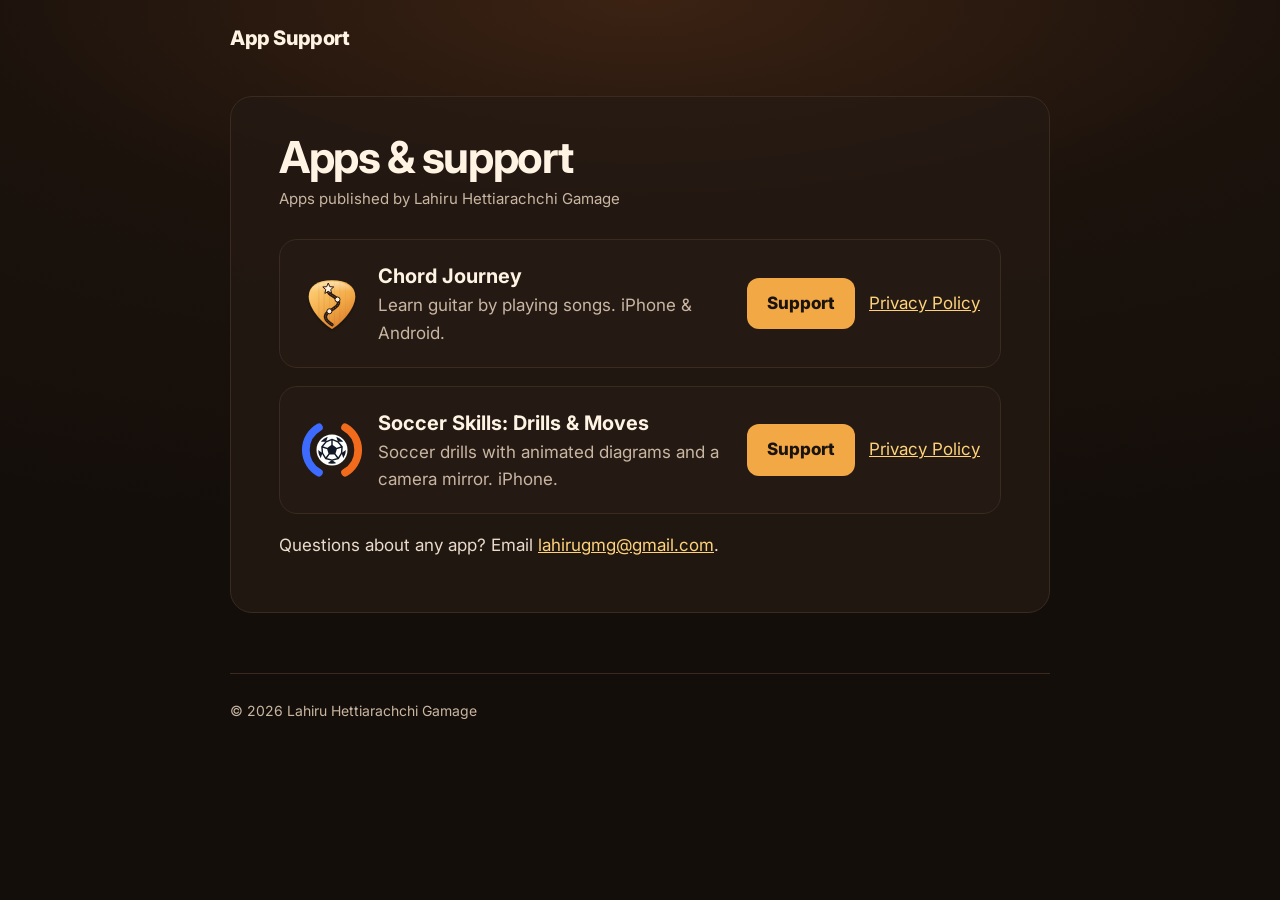
<file: index.html>
<!doctype html>
<html lang="en">
<head>
<meta charset="utf-8">
<meta name="viewport" content="width=device-width, initial-scale=1">
<title>App Support · Lahiru Hettiarachchi Gamage</title>
<meta name="description" content="Support and privacy information for apps published by Lahiru Hettiarachchi Gamage.">
<meta name="theme-color" content="#140e0a">
<link rel="icon" type="image/png" sizes="32x32" href="assets/favicon-32.png">
<link rel="preconnect" href="https://fonts.googleapis.com"><link rel="preconnect" href="https://fonts.gstatic.com" crossorigin>
<link href="https://fonts.googleapis.com/css2?family=Inter:wght@400;500;600;700;800&display=swap" rel="stylesheet">
<link rel="stylesheet" href="assets/site.css">
</head>
<body>
<div class="wrap">
<header class="nav"><span class="brand">App Support</span></header>
<article class="doc">
  <h1>Apps &amp; support</h1>
  <div class="meta">Apps published by Lahiru Hettiarachchi Gamage</div>
  <div class="contact">
    <img src="assets/pick.svg" alt="" width="64" height="64">
    <div style="flex:1;min-width:200px"><b style="font-size:20px">Chord Journey</b><br><span style="color:var(--muted)">Learn guitar by playing songs. iPhone &amp; Android.</span></div>
    <a class="btn" href="chord-journey/support/">Support</a>
    <a href="chord-journey/privacy/">Privacy Policy</a>
  </div>
  <div class="contact">
    <img src="assets/soccer-skills-mark.svg" alt="" width="64" height="64">
    <div style="flex:1;min-width:200px"><b style="font-size:20px">Soccer Skills: Drills &amp; Moves</b><br><span style="color:var(--muted)">Soccer drills with animated diagrams and a camera mirror. iPhone.</span></div>
    <a class="btn" href="soccer-skills/support/">Support</a>
    <a href="soccer-skills/privacy/">Privacy Policy</a>
  </div>
  <p>Questions about any app? Email <a href="mailto:lahirugmg@gmail.com">lahirugmg@gmail.com</a>.</p>
</article>
<footer><span>© 2026 Lahiru Hettiarachchi Gamage</span></footer>
</div>
</body>
</html>
</file>
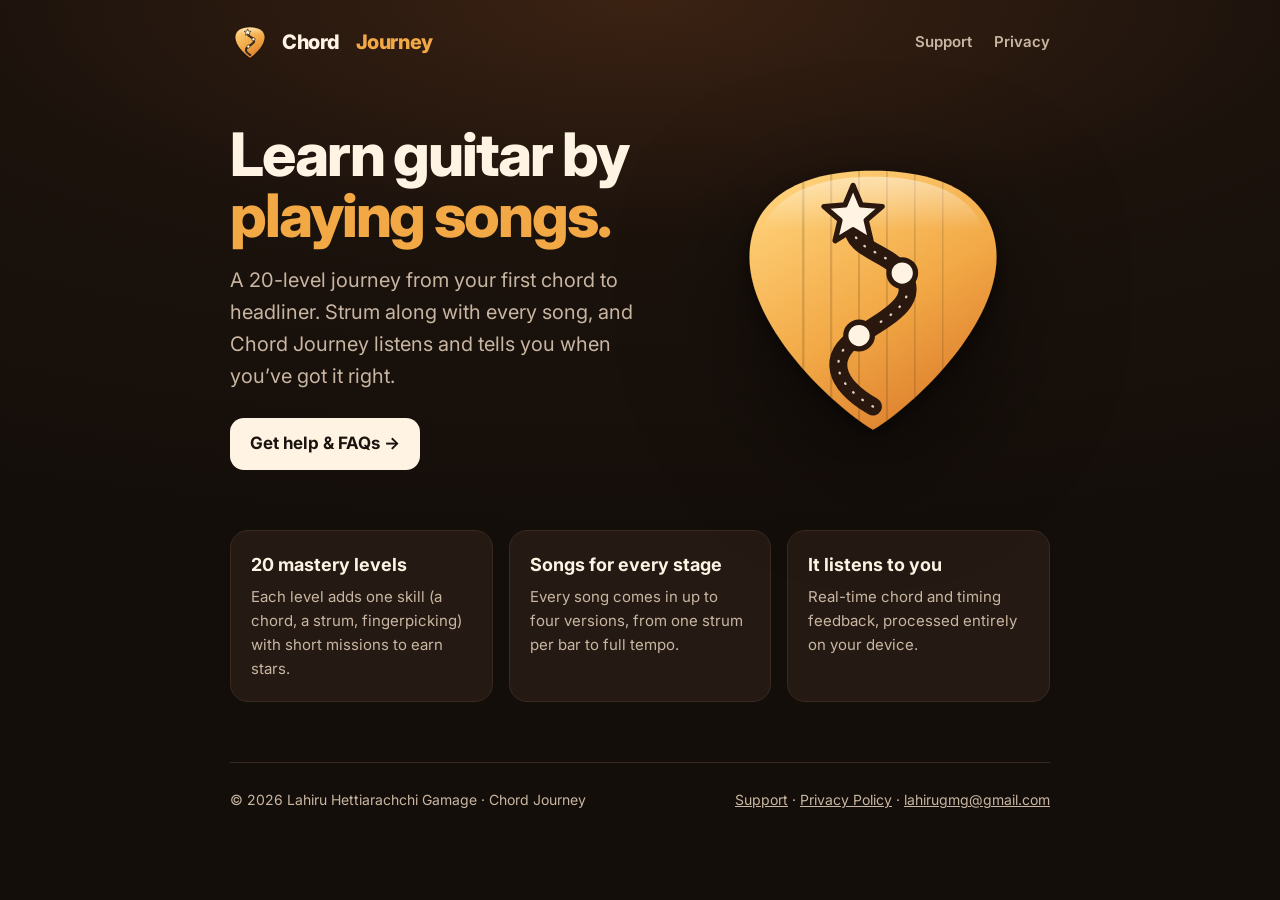
<file: chord-journey/index.html>
<!doctype html>
<html lang="en">
<head>
<meta charset="utf-8">
<meta name="viewport" content="width=device-width, initial-scale=1">
<title>Chord Journey: learn guitar by playing songs</title>
<meta name="description" content="Chord Journey teaches guitar through songs: 20 levels, play-along chord charts and on-device listening that tells you when you got it right.">
<meta name="theme-color" content="#140e0a">
<link rel="icon" type="image/png" sizes="32x32" href="../assets/favicon-32.png">
<link rel="preconnect" href="https://fonts.googleapis.com"><link rel="preconnect" href="https://fonts.gstatic.com" crossorigin>
<link href="https://fonts.googleapis.com/css2?family=Inter:wght@400;500;600;700;800&display=swap" rel="stylesheet">
<link rel="stylesheet" href="../assets/site.css">
</head>
<body>
<div class="wrap"><header class="nav">
  <a class="brand" href="../chord-journey/"><img src="../assets/pick.svg" alt="">Chord&nbsp;<span>Journey</span></a>
  <nav class="links"><a href="../chord-journey/support/">Support</a><a href="../chord-journey/privacy/">Privacy</a></nav>
</header>
<section class="hero">
  <div>
    <h1>Learn guitar by <span>playing songs.</span></h1>
    <p class="lede">A 20-level journey from your first chord to headliner. Strum along with every song, and Chord Journey listens and tells you when you’ve got it right.</p>
    <a class="badge" href="../chord-journey/support/">Get help &amp; FAQs →</a>
  </div>
  <div class="phones"><img class="hero-pick" src="../assets/pick.svg" alt="Chord Journey logo: a guitar pick with a winding road to a star"></div>
</section>
<section class="features">
  <div class="feature"><b>20 mastery levels</b><p>Each level adds one skill (a chord, a strum, fingerpicking) with short missions to earn stars.</p></div>
  <div class="feature"><b>Songs for every stage</b><p>Every song comes in up to four versions, from one strum per bar to full tempo.</p></div>
  <div class="feature"><b>It listens to you</b><p>Real-time chord and timing feedback, processed entirely on your device.</p></div>
</section>
<footer>
  <span>© 2026 Lahiru Hettiarachchi Gamage · Chord Journey</span>
  <span><a href="../chord-journey/support/">Support</a> · <a href="../chord-journey/privacy/">Privacy Policy</a> · <a href="mailto:lahirugmg@gmail.com">lahirugmg@gmail.com</a></span>
</footer>
</div>
</body>
</html>
</file>
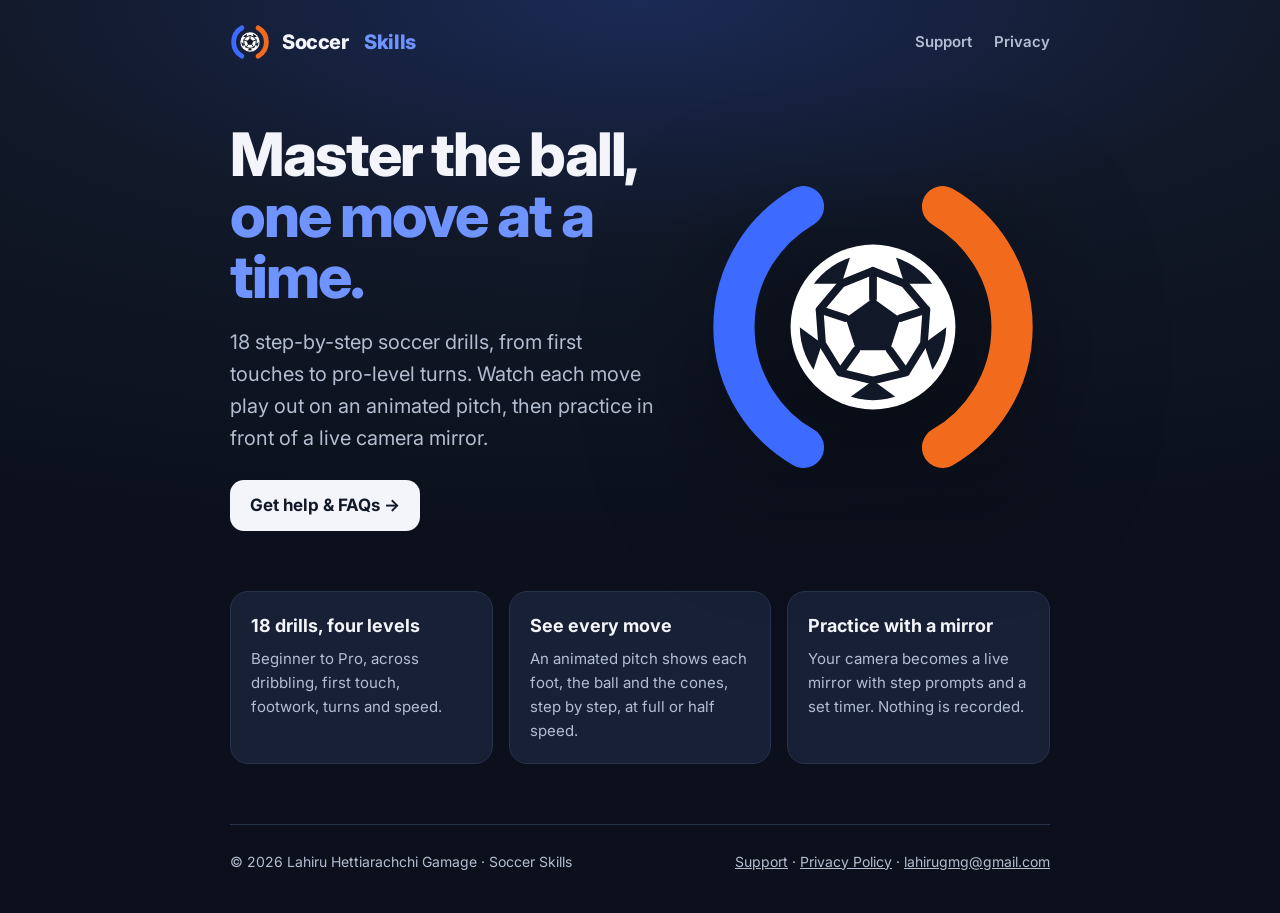
<file: soccer-skills/index.html>
<!doctype html>
<html lang="en">
<head>
<meta charset="utf-8">
<meta name="viewport" content="width=device-width, initial-scale=1">
<title>Soccer Skills: Drills &amp; Moves</title>
<meta name="description" content="Soccer Skills teaches ball mastery: 18 step-by-step drills with animated pitch diagrams and a live camera mirror for practice.">
<meta name="theme-color" content="#0b101c">
<link rel="icon" type="image/svg+xml" href="../assets/soccer-skills-mark.svg">
<link rel="preconnect" href="https://fonts.googleapis.com"><link rel="preconnect" href="https://fonts.gstatic.com" crossorigin>
<link href="https://fonts.googleapis.com/css2?family=Inter:wght@400;500;600;700;800&display=swap" rel="stylesheet">
<link rel="stylesheet" href="../assets/site.css">
<link rel="stylesheet" href="../assets/soccer-skills.css">
</head>
<body class="theme-soccer">
<div class="wrap"><header class="nav">
  <a class="brand" href="../soccer-skills/"><img src="../assets/soccer-skills-mark.svg" alt="">Soccer&nbsp;<span>Skills</span></a>
  <nav class="links"><a href="../soccer-skills/support/">Support</a><a href="../soccer-skills/privacy/">Privacy</a></nav>
</header>
<section class="hero">
  <div>
    <h1>Master the ball, <span>one move at a time.</span></h1>
    <p class="lede">18 step-by-step soccer drills, from first touches to pro-level turns. Watch each move play out on an animated pitch, then practice in front of a live camera mirror.</p>
    <a class="badge" href="../soccer-skills/support/">Get help &amp; FAQs →</a>
  </div>
  <div class="phones"><img class="hero-pick" src="../assets/soccer-skills-mark.svg" alt="Soccer Skills logo: a ball held between a blue arc and an orange arc"></div>
</section>
<section class="features">
  <div class="feature"><b>18 drills, four levels</b><p>Beginner to Pro, across dribbling, first touch, footwork, turns and speed.</p></div>
  <div class="feature"><b>See every move</b><p>An animated pitch shows each foot, the ball and the cones, step by step, at full or half speed.</p></div>
  <div class="feature"><b>Practice with a mirror</b><p>Your camera becomes a live mirror with step prompts and a set timer. Nothing is recorded.</p></div>
</section>
<footer>
  <span>© 2026 Lahiru Hettiarachchi Gamage · Soccer Skills</span>
  <span><a href="../soccer-skills/support/">Support</a> · <a href="../soccer-skills/privacy/">Privacy Policy</a> · <a href="mailto:lahirugmg@gmail.com">lahirugmg@gmail.com</a></span>
</footer>
</div>
</body>
</html>
</file>
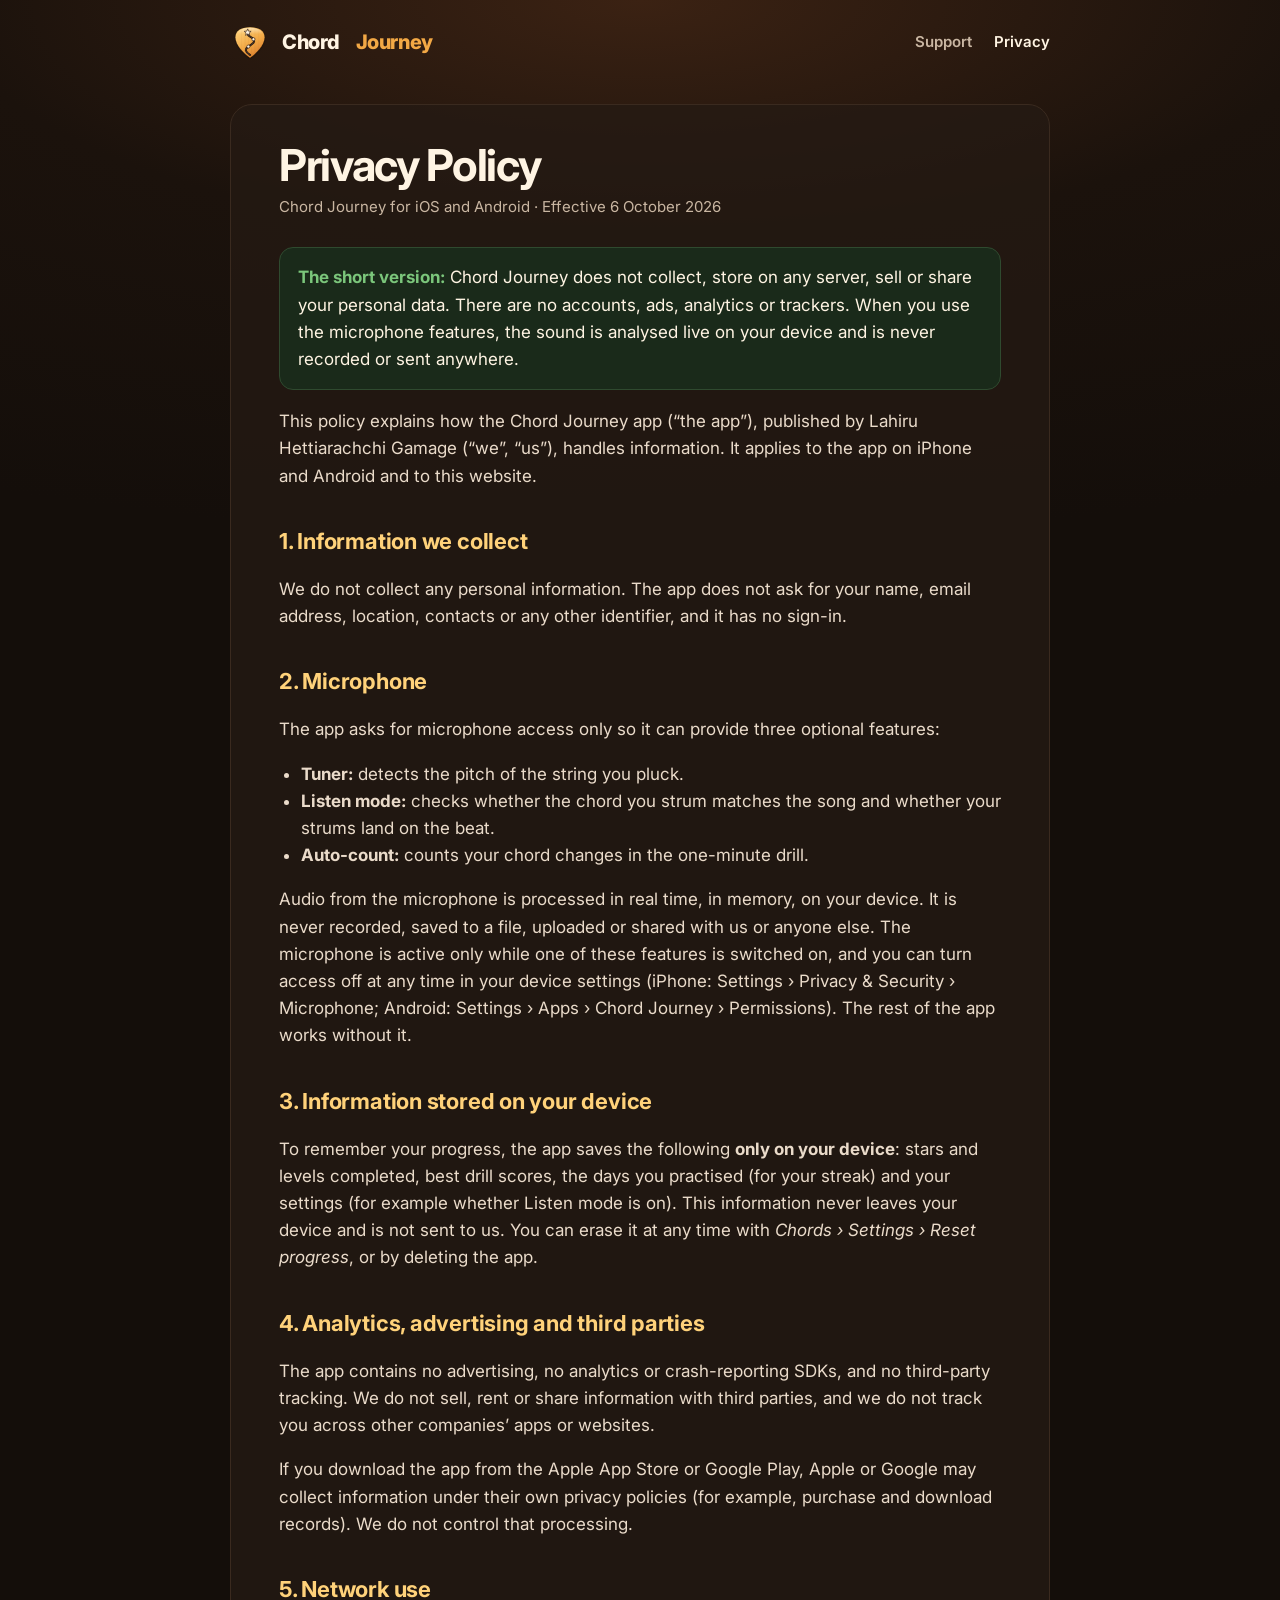
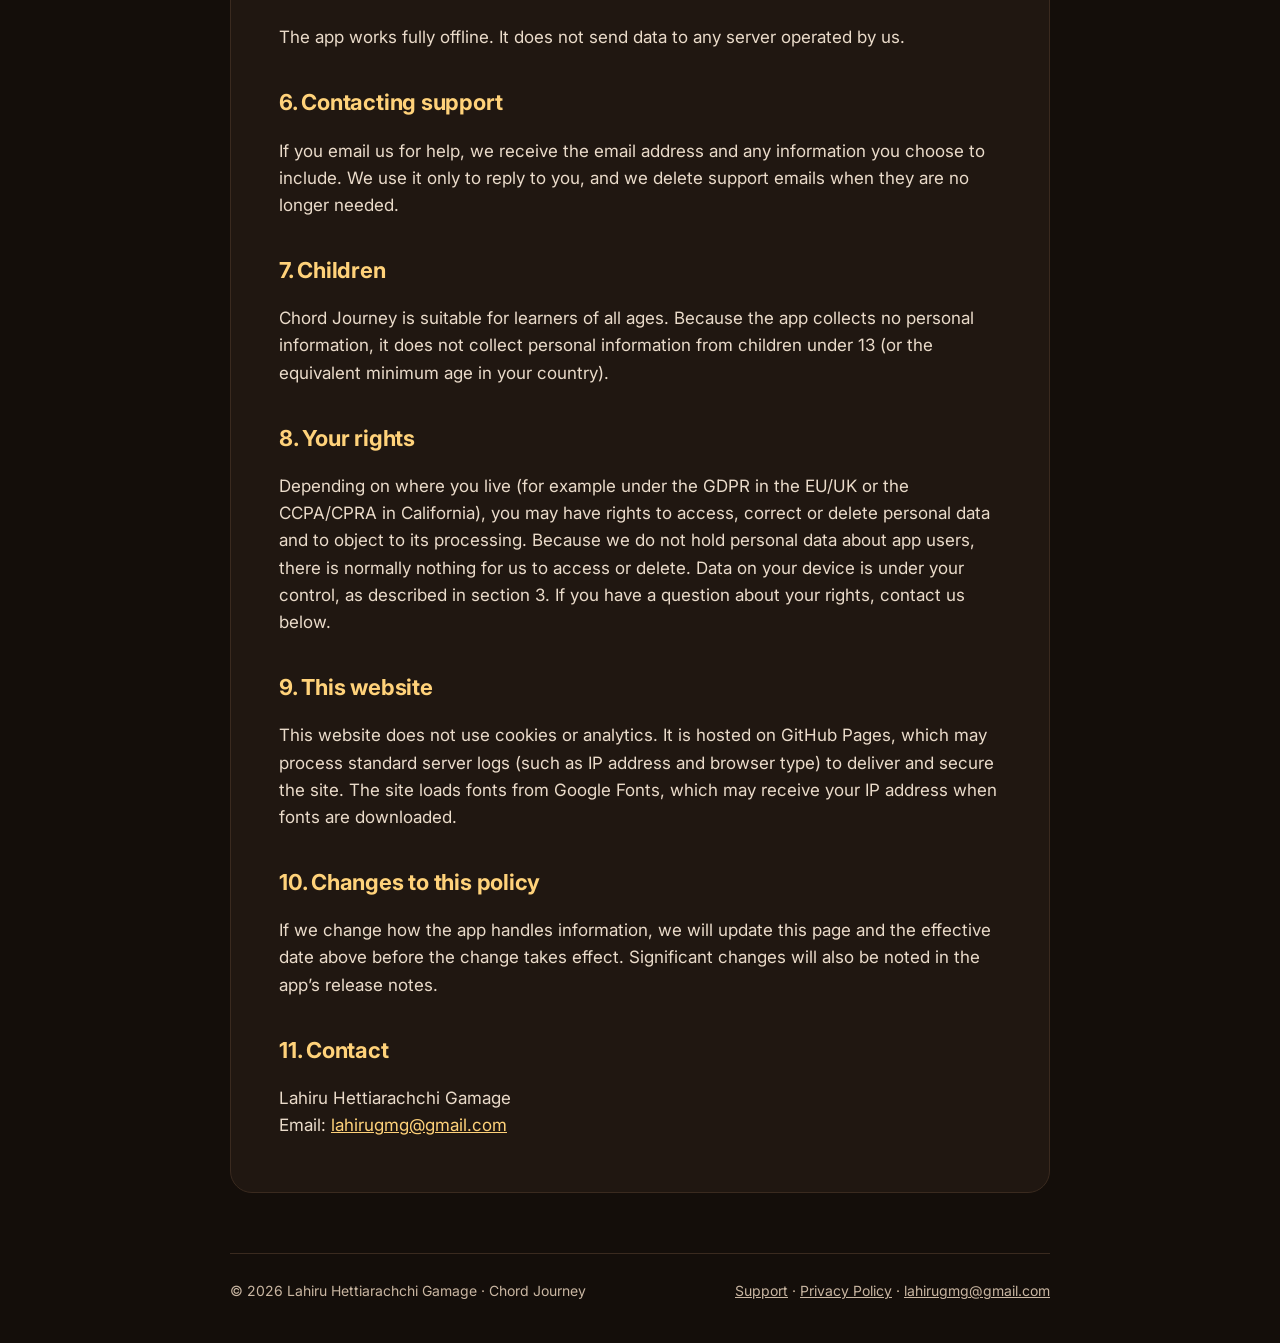
<file: chord-journey/privacy/index.html>
<!doctype html>
<html lang="en">
<head>
<meta charset="utf-8">
<meta name="viewport" content="width=device-width, initial-scale=1">
<title>Privacy Policy · Chord Journey</title>
<meta name="description" content="Chord Journey privacy policy: no accounts, no tracking, microphone audio processed on-device only.">
<meta name="theme-color" content="#140e0a">
<link rel="icon" type="image/png" sizes="32x32" href="../../assets/favicon-32.png">
<link rel="preconnect" href="https://fonts.googleapis.com"><link rel="preconnect" href="https://fonts.gstatic.com" crossorigin>
<link href="https://fonts.googleapis.com/css2?family=Inter:wght@400;500;600;700;800&display=swap" rel="stylesheet">
<link rel="stylesheet" href="../../assets/site.css">
</head>
<body>
<div class="wrap"><header class="nav">
  <a class="brand" href="../../chord-journey/"><img src="../../assets/pick.svg" alt="">Chord&nbsp;<span>Journey</span></a>
  <nav class="links"><a href="../../chord-journey/support/">Support</a><a href="../../chord-journey/privacy/" aria-current="page">Privacy</a></nav>
</header>
<article class="doc">
  <h1>Privacy Policy</h1>
  <div class="meta">Chord Journey for iOS and Android · Effective 6 October 2026</div>

  <div class="callout"><b>The short version:</b> Chord Journey does not collect, store on any server, sell or share your personal data. There are no accounts, ads, analytics or trackers. When you use the microphone features, the sound is analysed live on your device and is never recorded or sent anywhere.</div>

  <p>This policy explains how the Chord Journey app (“the app”), published by Lahiru Hettiarachchi Gamage (“we”, “us”), handles information. It applies to the app on iPhone and Android and to this website.</p>

  <h2>1. Information we collect</h2>
  <p>We do not collect any personal information. The app does not ask for your name, email address, location, contacts or any other identifier, and it has no sign-in.</p>

  <h2>2. Microphone</h2>
  <p>The app asks for microphone access only so it can provide three optional features:</p>
  <ul>
    <li><b>Tuner:</b> detects the pitch of the string you pluck.</li>
    <li><b>Listen mode:</b> checks whether the chord you strum matches the song and whether your strums land on the beat.</li>
    <li><b>Auto-count:</b> counts your chord changes in the one-minute drill.</li>
  </ul>
  <p>Audio from the microphone is processed in real time, in memory, on your device. It is never recorded, saved to a file, uploaded or shared with us or anyone else. The microphone is active only while one of these features is switched on, and you can turn access off at any time in your device settings (iPhone: Settings › Privacy &amp; Security › Microphone; Android: Settings › Apps › Chord Journey › Permissions). The rest of the app works without it.</p>

  <h2>3. Information stored on your device</h2>
  <p>To remember your progress, the app saves the following <b>only on your device</b>: stars and levels completed, best drill scores, the days you practised (for your streak) and your settings (for example whether Listen mode is on). This information never leaves your device and is not sent to us. You can erase it at any time with <i>Chords › Settings › Reset progress</i>, or by deleting the app.</p>

  <h2>4. Analytics, advertising and third parties</h2>
  <p>The app contains no advertising, no analytics or crash-reporting SDKs, and no third-party tracking. We do not sell, rent or share information with third parties, and we do not track you across other companies’ apps or websites.</p>
  <p>If you download the app from the Apple App Store or Google Play, Apple or Google may collect information under their own privacy policies (for example, purchase and download records). We do not control that processing.</p>

  <h2>5. Network use</h2>
  <p>The app works fully offline. It does not send data to any server operated by us.</p>

  <h2>6. Contacting support</h2>
  <p>If you email us for help, we receive the email address and any information you choose to include. We use it only to reply to you, and we delete support emails when they are no longer needed.</p>

  <h2>7. Children</h2>
  <p>Chord Journey is suitable for learners of all ages. Because the app collects no personal information, it does not collect personal information from children under 13 (or the equivalent minimum age in your country).</p>

  <h2>8. Your rights</h2>
  <p>Depending on where you live (for example under the GDPR in the EU/UK or the CCPA/CPRA in California), you may have rights to access, correct or delete personal data and to object to its processing. Because we do not hold personal data about app users, there is normally nothing for us to access or delete. Data on your device is under your control, as described in section 3. If you have a question about your rights, contact us below.</p>

  <h2>9. This website</h2>
  <p>This website does not use cookies or analytics. It is hosted on GitHub Pages, which may process standard server logs (such as IP address and browser type) to deliver and secure the site. The site loads fonts from Google Fonts, which may receive your IP address when fonts are downloaded.</p>

  <h2>10. Changes to this policy</h2>
  <p>If we change how the app handles information, we will update this page and the effective date above before the change takes effect. Significant changes will also be noted in the app’s release notes.</p>

  <h2>11. Contact</h2>
  <p>Lahiru Hettiarachchi Gamage<br>Email: <a href="mailto:lahirugmg@gmail.com?subject=Chord%20Journey%20privacy">lahirugmg@gmail.com</a></p>
</article>
<footer>
  <span>© 2026 Lahiru Hettiarachchi Gamage · Chord Journey</span>
  <span><a href="../../chord-journey/support/">Support</a> · <a href="../../chord-journey/privacy/">Privacy Policy</a> · <a href="mailto:lahirugmg@gmail.com">lahirugmg@gmail.com</a></span>
</footer>
</div>
</body>
</html>
</file>
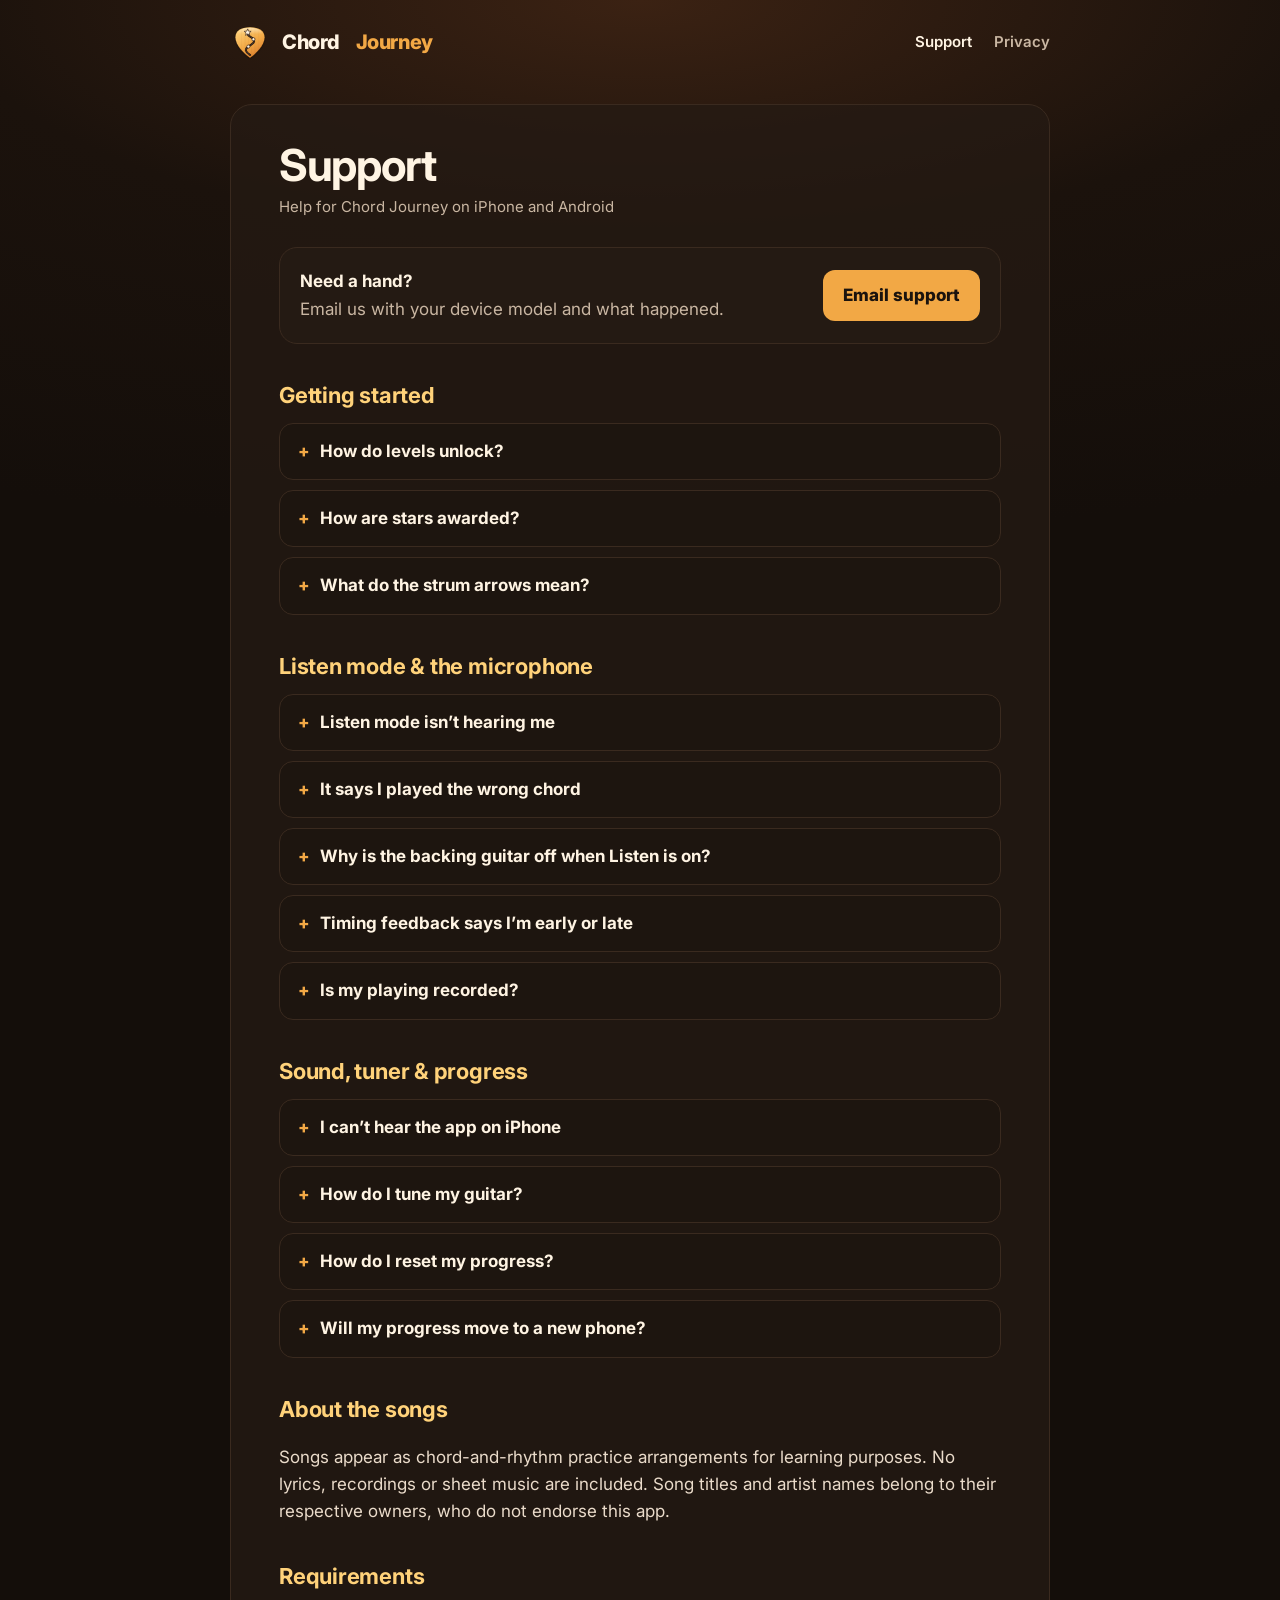
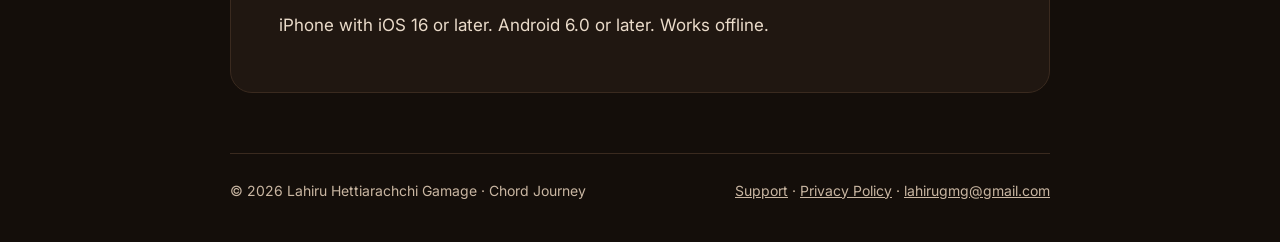
<file: chord-journey/support/index.html>
<!doctype html>
<html lang="en">
<head>
<meta charset="utf-8">
<meta name="viewport" content="width=device-width, initial-scale=1">
<title>Support · Chord Journey</title>
<meta name="description" content="Help, FAQs and contact for the Chord Journey guitar learning app.">
<meta name="theme-color" content="#140e0a">
<link rel="icon" type="image/png" sizes="32x32" href="../../assets/favicon-32.png">
<link rel="preconnect" href="https://fonts.googleapis.com"><link rel="preconnect" href="https://fonts.gstatic.com" crossorigin>
<link href="https://fonts.googleapis.com/css2?family=Inter:wght@400;500;600;700;800&display=swap" rel="stylesheet">
<link rel="stylesheet" href="../../assets/site.css">
</head>
<body>
<div class="wrap"><header class="nav">
  <a class="brand" href="../../chord-journey/"><img src="../../assets/pick.svg" alt="">Chord&nbsp;<span>Journey</span></a>
  <nav class="links"><a href="../../chord-journey/support/" aria-current="page">Support</a><a href="../../chord-journey/privacy/">Privacy</a></nav>
</header>
<article class="doc">
  <h1>Support</h1>
  <div class="meta">Help for Chord Journey on iPhone and Android</div>

  <div class="contact">
    <div style="flex:1;min-width:220px"><b>Need a hand?</b><br><span style="color:var(--muted)">Email us with your device model and what happened.</span></div>
    <a class="btn" href="mailto:lahirugmg@gmail.com?subject=Chord%20Journey%20support">Email support</a>
  </div>

  <h2>Getting started</h2>
  <details><summary>How do levels unlock?</summary><p>Each level has 2–3 missions. Earn at least one star in every mission and the next level unlocks. Already play a little? Turn on <i>Chords › Settings › Unlock all levels</i>.</p></details>
  <details><summary>How are stars awarded?</summary><p>With Listen mode on, Chord Journey suggests stars from how many chords were right, how many strums were on time, and how much of the song it heard. You can always rate yourself instead. Practising below 100% speed earns up to one star, so play at full speed for three.</p></details>
  <details><summary>What do the strum arrows mean?</summary><ul><li>↓ down-strum, ↑ up-strum (light, top strings), · rest (keep your hand moving)</li><li>B / b: pick the bass note, then the alternate bass note</li><li>✕: muted “chuck”; T: thumb on the root when fingerpicking</li></ul></details>

  <h2>Listen mode &amp; the microphone</h2>
  <details><summary>Listen mode isn’t hearing me</summary><ul><li>Allow microphone access: iPhone: Settings › Privacy &amp; Security › Microphone › Chord Journey. Android: Settings › Apps › Chord Journey › Permissions › Microphone.</li><li>Put the phone about an arm’s length from the guitar, with the bottom microphone facing it.</li><li>Play in a quiet room. Fans, TV and talking can confuse chord detection.</li></ul></details>
  <details><summary>It says I played the wrong chord</summary><p>Check every string rings clearly (no muted or buzzing strings) and that your guitar is in tune with the built-in Tuner. Close relatives such as Em and Em7 are accepted. If a chord you’re sure is right keeps failing, email us your device model and the chord name.</p></details>
  <details><summary>Why is the backing guitar off when Listen is on?</summary><p>The microphone would hear the app’s own guitar sound. Wear headphones if you’d like to keep the backing guitar while listening. The metronome click is pitched so the app ignores it.</p></details>
  <details><summary>Timing feedback says I’m early or late</summary><p>“On the beat” means within ±70 ms. Chord Journey adjusts for your device’s audio delay after a few strums, so give it the first couple of bars before judging.</p></details>
  <details><summary>Is my playing recorded?</summary><p>No. Audio is analysed live on your device and never recorded, stored or uploaded. See the <a href="../../chord-journey/privacy/">Privacy Policy</a>.</p></details>

  <h2>Sound, tuner &amp; progress</h2>
  <details><summary>I can’t hear the app on iPhone</summary><p>Turn up the volume and check Silent mode. If there’s still no sound, close and reopen the app. Bluetooth speakers and headphones may add a little delay.</p></details>
  <details><summary>How do I tune my guitar?</summary><p>Open <i>Tuner</i>, tap <i>Listen</i> and pluck one string at a time until the needle is centred and turns green. You can also tap a string name to hear its reference note.</p></details>
  <details><summary>How do I reset my progress?</summary><p><i>Chords › Settings › Reset progress</i>. Progress lives only on your device, so deleting the app also erases it.</p></details>
  <details><summary>Will my progress move to a new phone?</summary><p>Not at the moment. For privacy, progress is stored only on your device.</p></details>

  <h2>About the songs</h2>
  <p>Songs appear as chord-and-rhythm practice arrangements for learning purposes. No lyrics, recordings or sheet music are included. Song titles and artist names belong to their respective owners, who do not endorse this app.</p>

  <h2>Requirements</h2>
  <p>iPhone with iOS 16 or later. Android 6.0 or later. Works offline.</p>
</article>
<footer>
  <span>© 2026 Lahiru Hettiarachchi Gamage · Chord Journey</span>
  <span><a href="../../chord-journey/support/">Support</a> · <a href="../../chord-journey/privacy/">Privacy Policy</a> · <a href="mailto:lahirugmg@gmail.com">lahirugmg@gmail.com</a></span>
</footer>
</div>
</body>
</html>
</file>
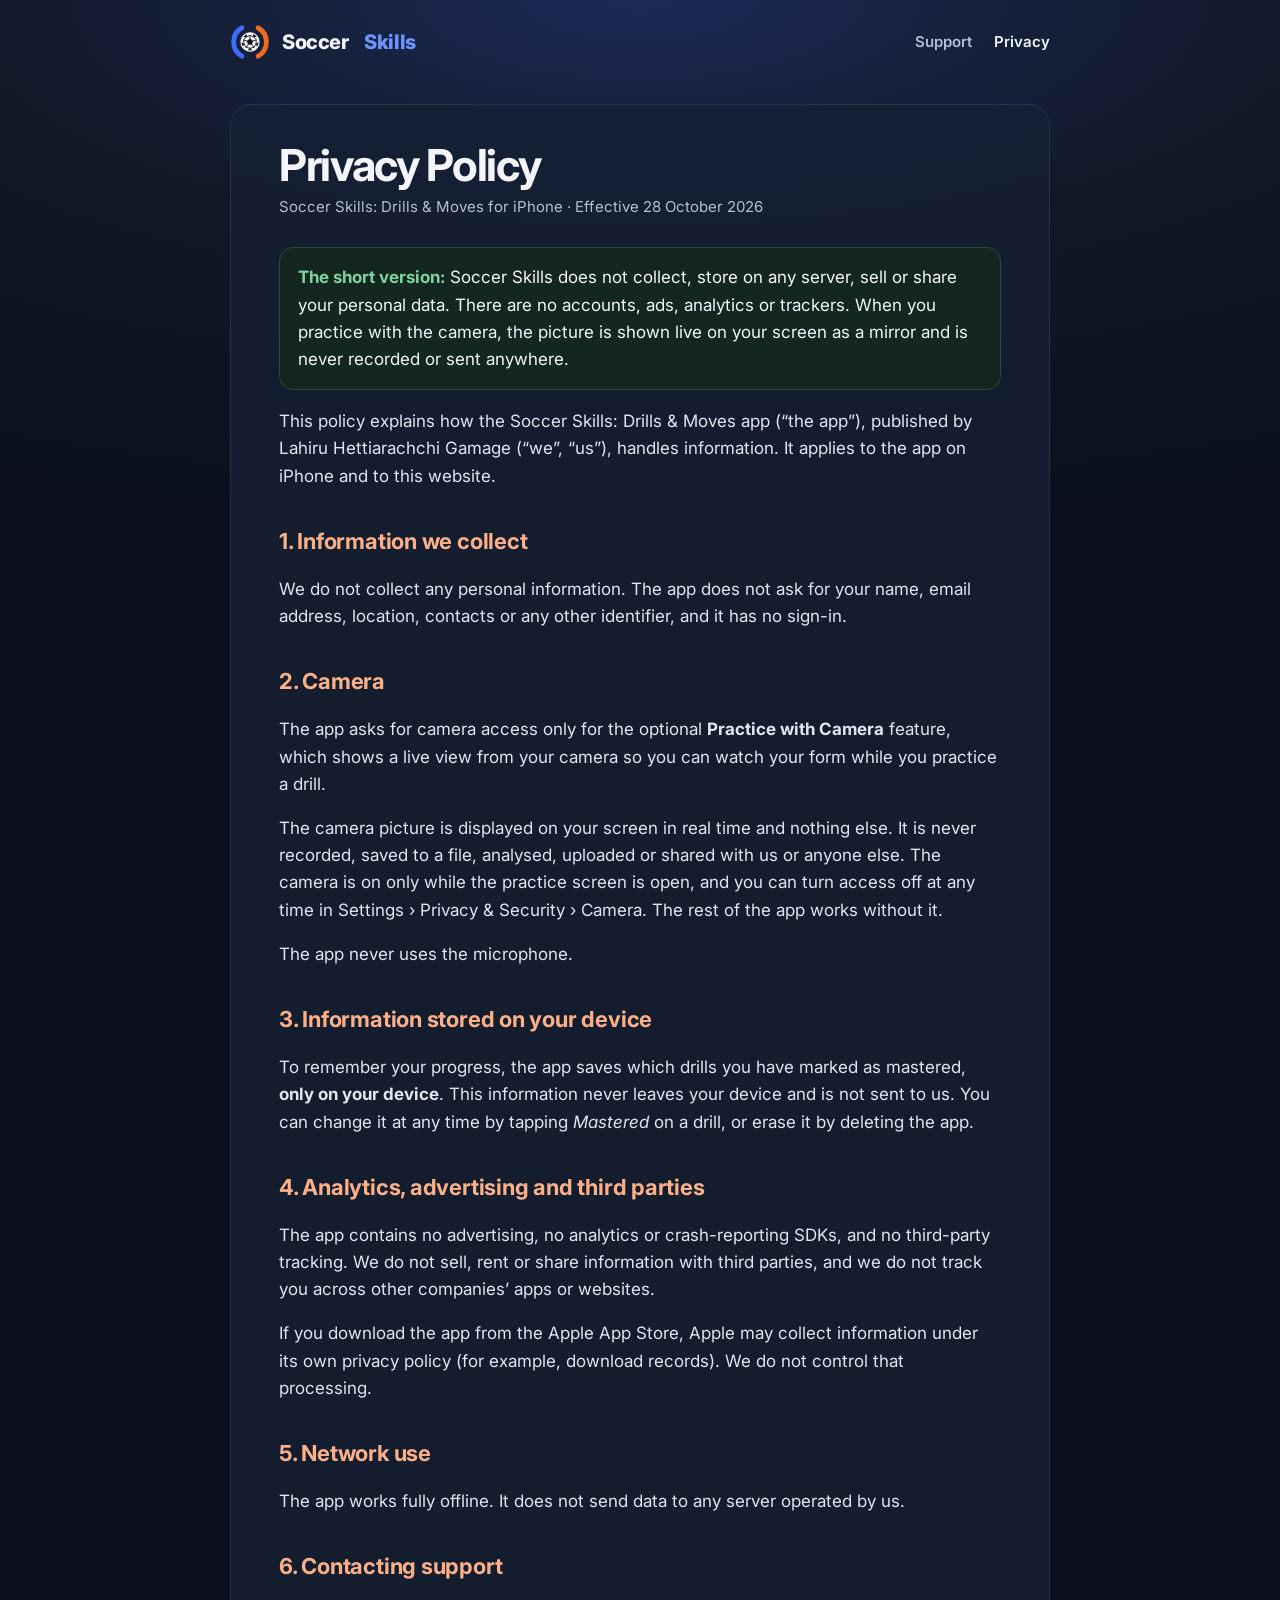
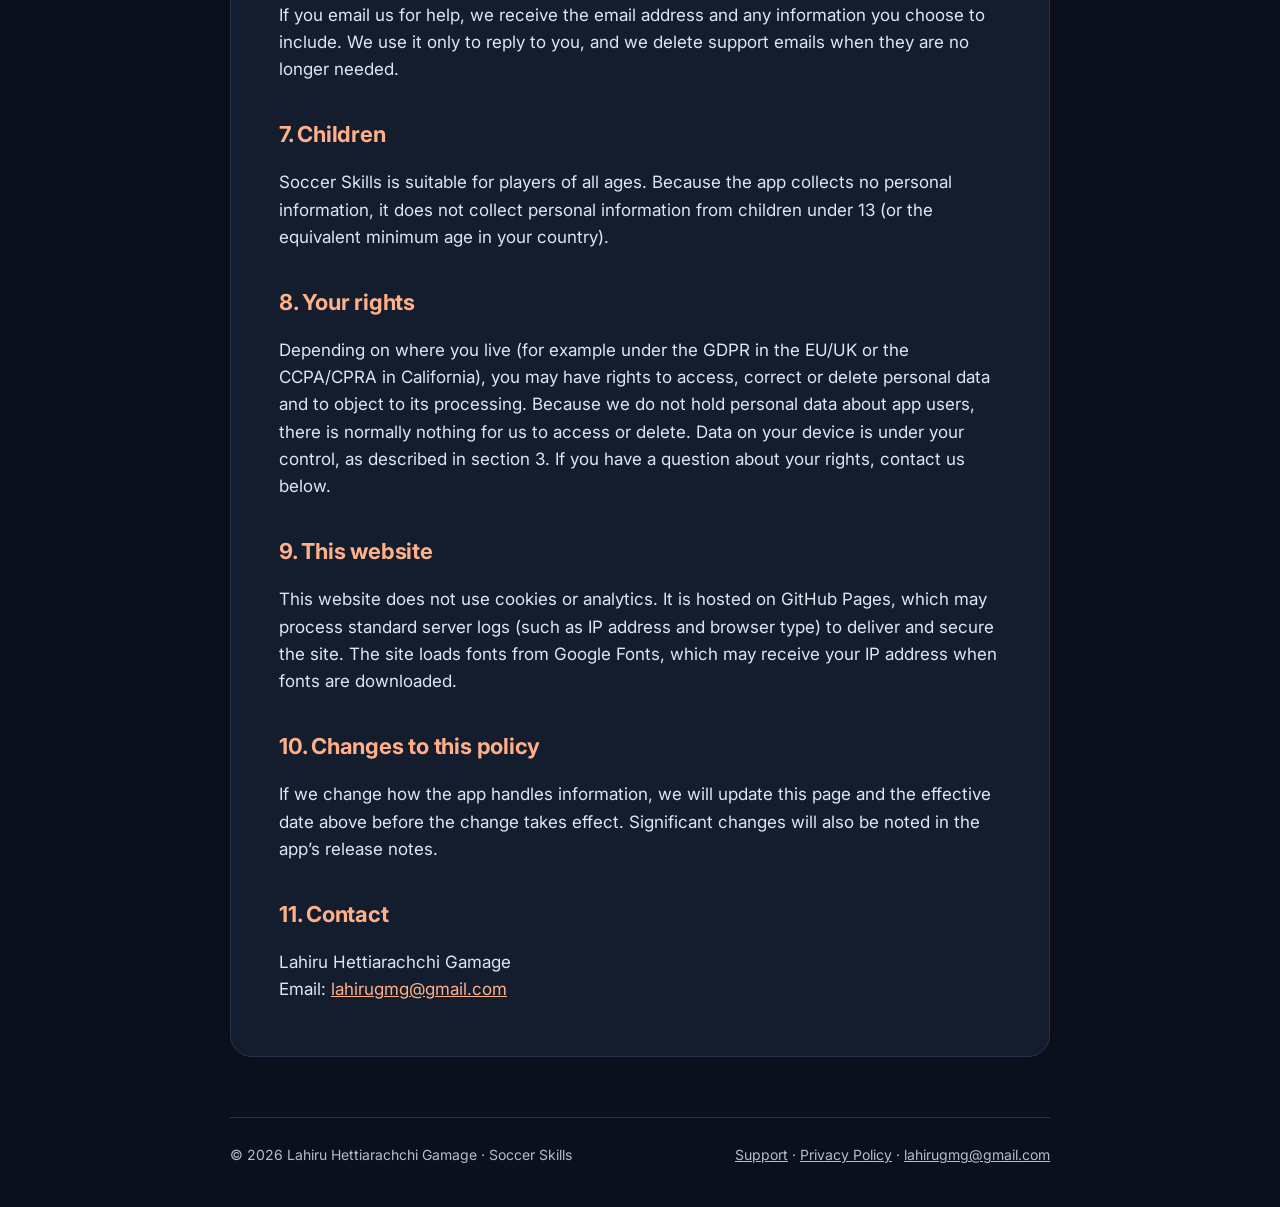
<file: soccer-skills/privacy/index.html>
<!doctype html>
<html lang="en">
<head>
<meta charset="utf-8">
<meta name="viewport" content="width=device-width, initial-scale=1">
<title>Privacy Policy · Soccer Skills</title>
<meta name="description" content="Soccer Skills privacy policy: no accounts, no tracking, and the camera is a live mirror that never records.">
<meta name="theme-color" content="#0b101c">
<link rel="icon" type="image/svg+xml" href="../../assets/soccer-skills-mark.svg">
<link rel="preconnect" href="https://fonts.googleapis.com"><link rel="preconnect" href="https://fonts.gstatic.com" crossorigin>
<link href="https://fonts.googleapis.com/css2?family=Inter:wght@400;500;600;700;800&display=swap" rel="stylesheet">
<link rel="stylesheet" href="../../assets/site.css">
<link rel="stylesheet" href="../../assets/soccer-skills.css">
</head>
<body class="theme-soccer">
<div class="wrap"><header class="nav">
  <a class="brand" href="../../soccer-skills/"><img src="../../assets/soccer-skills-mark.svg" alt="">Soccer&nbsp;<span>Skills</span></a>
  <nav class="links"><a href="../../soccer-skills/support/">Support</a><a href="../../soccer-skills/privacy/" aria-current="page">Privacy</a></nav>
</header>
<article class="doc">
  <h1>Privacy Policy</h1>
  <div class="meta">Soccer Skills: Drills &amp; Moves for iPhone · Effective 28 October 2026</div>

  <div class="callout"><b>The short version:</b> Soccer Skills does not collect, store on any server, sell or share your personal data. There are no accounts, ads, analytics or trackers. When you practice with the camera, the picture is shown live on your screen as a mirror and is never recorded or sent anywhere.</div>

  <p>This policy explains how the Soccer Skills: Drills &amp; Moves app (“the app”), published by Lahiru Hettiarachchi Gamage (“we”, “us”), handles information. It applies to the app on iPhone and to this website.</p>

  <h2>1. Information we collect</h2>
  <p>We do not collect any personal information. The app does not ask for your name, email address, location, contacts or any other identifier, and it has no sign-in.</p>

  <h2>2. Camera</h2>
  <p>The app asks for camera access only for the optional <b>Practice with Camera</b> feature, which shows a live view from your camera so you can watch your form while you practice a drill.</p>
  <p>The camera picture is displayed on your screen in real time and nothing else. It is never recorded, saved to a file, analysed, uploaded or shared with us or anyone else. The camera is on only while the practice screen is open, and you can turn access off at any time in Settings › Privacy &amp; Security › Camera. The rest of the app works without it.</p>
  <p>The app never uses the microphone.</p>

  <h2>3. Information stored on your device</h2>
  <p>To remember your progress, the app saves which drills you have marked as mastered, <b>only on your device</b>. This information never leaves your device and is not sent to us. You can change it at any time by tapping <i>Mastered</i> on a drill, or erase it by deleting the app.</p>

  <h2>4. Analytics, advertising and third parties</h2>
  <p>The app contains no advertising, no analytics or crash-reporting SDKs, and no third-party tracking. We do not sell, rent or share information with third parties, and we do not track you across other companies’ apps or websites.</p>
  <p>If you download the app from the Apple App Store, Apple may collect information under its own privacy policy (for example, download records). We do not control that processing.</p>

  <h2>5. Network use</h2>
  <p>The app works fully offline. It does not send data to any server operated by us.</p>

  <h2>6. Contacting support</h2>
  <p>If you email us for help, we receive the email address and any information you choose to include. We use it only to reply to you, and we delete support emails when they are no longer needed.</p>

  <h2>7. Children</h2>
  <p>Soccer Skills is suitable for players of all ages. Because the app collects no personal information, it does not collect personal information from children under 13 (or the equivalent minimum age in your country).</p>

  <h2>8. Your rights</h2>
  <p>Depending on where you live (for example under the GDPR in the EU/UK or the CCPA/CPRA in California), you may have rights to access, correct or delete personal data and to object to its processing. Because we do not hold personal data about app users, there is normally nothing for us to access or delete. Data on your device is under your control, as described in section 3. If you have a question about your rights, contact us below.</p>

  <h2>9. This website</h2>
  <p>This website does not use cookies or analytics. It is hosted on GitHub Pages, which may process standard server logs (such as IP address and browser type) to deliver and secure the site. The site loads fonts from Google Fonts, which may receive your IP address when fonts are downloaded.</p>

  <h2>10. Changes to this policy</h2>
  <p>If we change how the app handles information, we will update this page and the effective date above before the change takes effect. Significant changes will also be noted in the app’s release notes.</p>

  <h2>11. Contact</h2>
  <p>Lahiru Hettiarachchi Gamage<br>Email: <a href="mailto:lahirugmg@gmail.com?subject=Soccer%20Skills%20privacy">lahirugmg@gmail.com</a></p>
</article>
<footer>
  <span>© 2026 Lahiru Hettiarachchi Gamage · Soccer Skills</span>
  <span><a href="../../soccer-skills/support/">Support</a> · <a href="../../soccer-skills/privacy/">Privacy Policy</a> · <a href="mailto:lahirugmg@gmail.com">lahirugmg@gmail.com</a></span>
</footer>
</div>
</body>
</html>
</file>
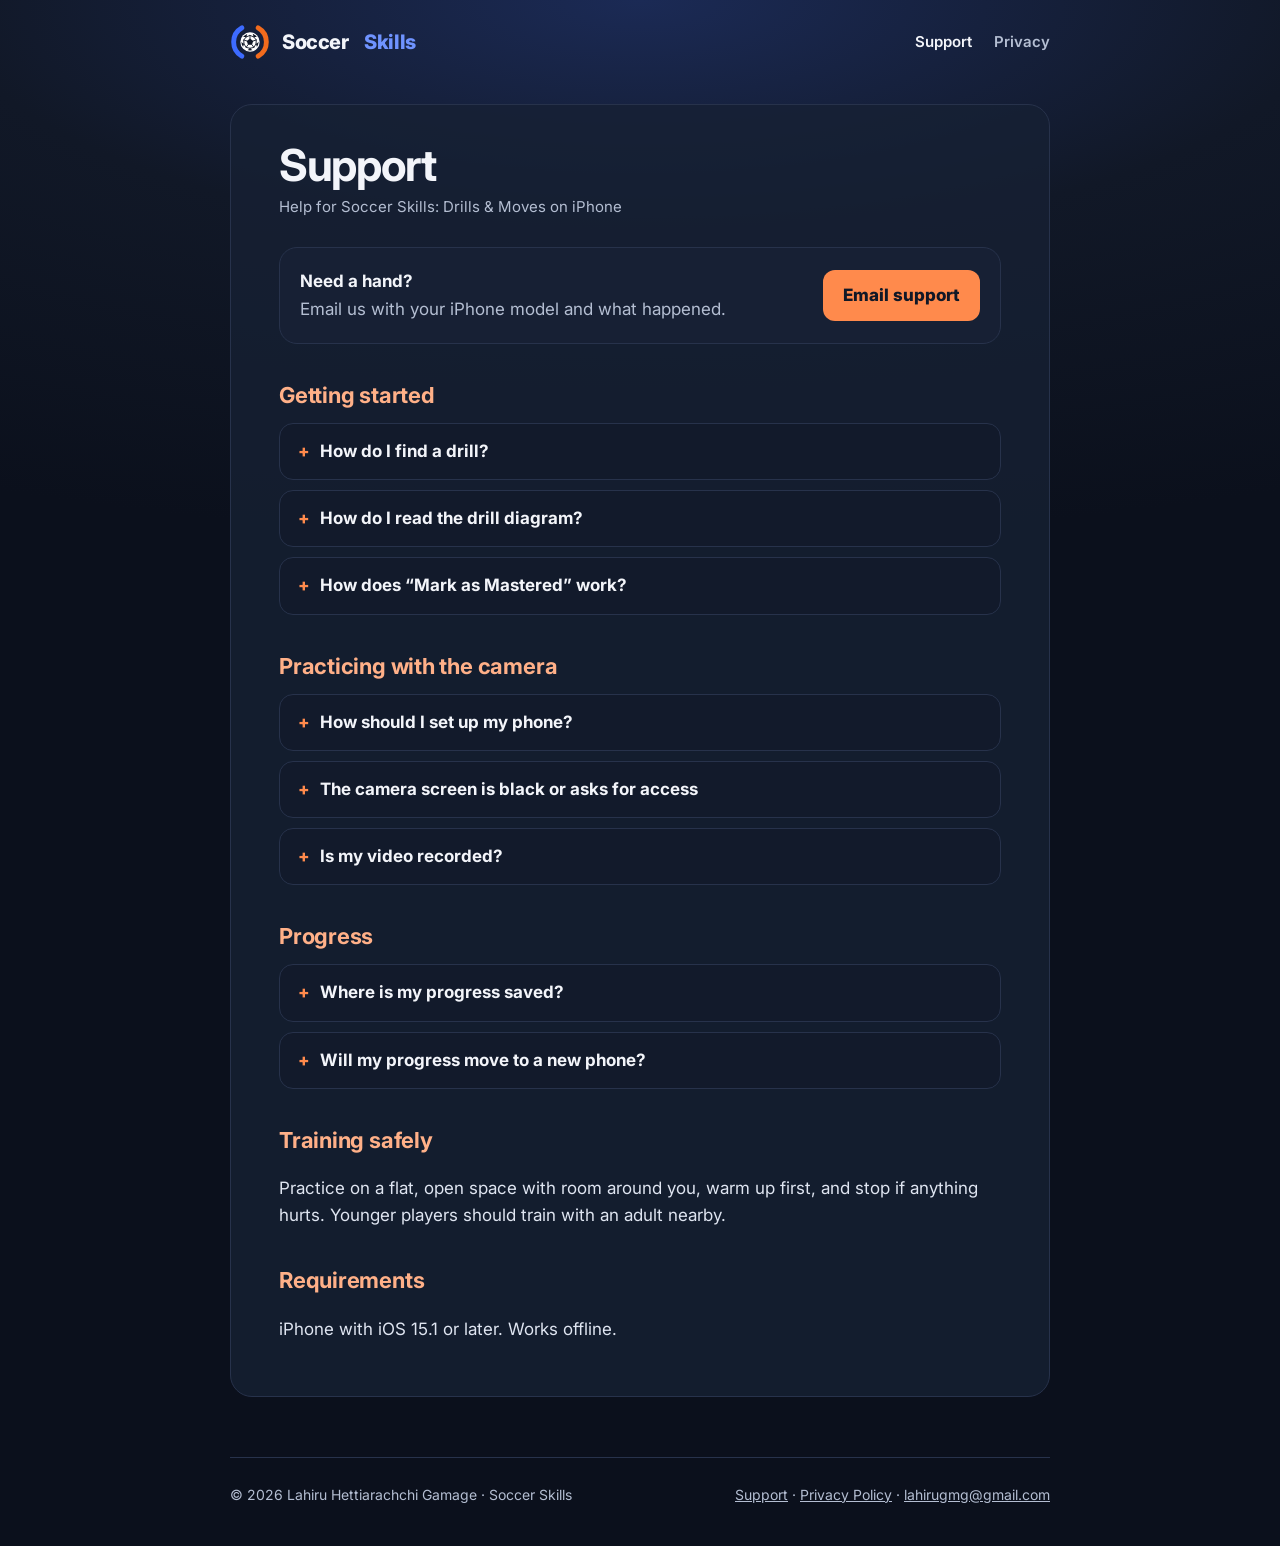
<file: soccer-skills/support/index.html>
<!doctype html>
<html lang="en">
<head>
<meta charset="utf-8">
<meta name="viewport" content="width=device-width, initial-scale=1">
<title>Support · Soccer Skills</title>
<meta name="description" content="Help, FAQs and contact for the Soccer Skills drills app.">
<meta name="theme-color" content="#0b101c">
<link rel="icon" type="image/svg+xml" href="../../assets/soccer-skills-mark.svg">
<link rel="preconnect" href="https://fonts.googleapis.com"><link rel="preconnect" href="https://fonts.gstatic.com" crossorigin>
<link href="https://fonts.googleapis.com/css2?family=Inter:wght@400;500;600;700;800&display=swap" rel="stylesheet">
<link rel="stylesheet" href="../../assets/site.css">
<link rel="stylesheet" href="../../assets/soccer-skills.css">
</head>
<body class="theme-soccer">
<div class="wrap"><header class="nav">
  <a class="brand" href="../../soccer-skills/"><img src="../../assets/soccer-skills-mark.svg" alt="">Soccer&nbsp;<span>Skills</span></a>
  <nav class="links"><a href="../../soccer-skills/support/" aria-current="page">Support</a><a href="../../soccer-skills/privacy/">Privacy</a></nav>
</header>
<article class="doc">
  <h1>Support</h1>
  <div class="meta">Help for Soccer Skills: Drills &amp; Moves on iPhone</div>

  <div class="contact">
    <div style="flex:1;min-width:220px"><b>Need a hand?</b><br><span style="color:var(--muted)">Email us with your iPhone model and what happened.</span></div>
    <a class="btn" href="mailto:lahirugmg@gmail.com?subject=Soccer%20Skills%20support">Email support</a>
  </div>

  <h2>Getting started</h2>
  <details><summary>How do I find a drill?</summary><p>Search by name on the home screen, or filter by level (Beginner, Intermediate, Advanced, Pro) and by category (Dribbling, Ball Control / First Touch, Footwork, Turns &amp; Moves, Speed &amp; Agility).</p></details>
  <details><summary>How do I read the drill diagram?</summary><ul><li>The blue dot is your left foot, the orange dot your right foot and the white dot the ball. Triangles are cones.</li><li>Tap play to watch the move, or use the step buttons to go through it one phase at a time.</li><li>Tap <i>1x</i> to switch to half speed (0.5x) and back.</li></ul></details>
  <details><summary>How does “Mark as Mastered” work?</summary><p>On a drill’s page, tap <i>Mark as Mastered</i> once you can do the move comfortably. The home screen shows how many of the 18 drills you’ve mastered. Tap <i>Mastered</i> again to undo it.</p></details>

  <h2>Practicing with the camera</h2>
  <details><summary>How should I set up my phone?</summary><p>Tap <i>Practice with Camera</i> on any drill. Prop your phone up so your whole body and the ball fit inside the guide on screen, then tap the red button to start a set. Use the switch-camera button to change between the front and back cameras.</p></details>
  <details><summary>The camera screen is black or asks for access</summary><ul><li>Allow camera access: Settings › Privacy &amp; Security › Camera › Soccer Skills. The camera screen also has an <i>Open Settings</i> button if access is turned off.</li><li>Close other apps that might be using the camera, then reopen the drill.</li></ul></details>
  <details><summary>Is my video recorded?</summary><p>No. The camera is a live mirror only: nothing is recorded, saved, analysed or uploaded. When you finish a set, you tick the checkpoints you hit yourself. See the <a href="../../soccer-skills/privacy/">Privacy Policy</a>.</p></details>

  <h2>Progress</h2>
  <details><summary>Where is my progress saved?</summary><p>Only on your iPhone. Deleting the app erases it.</p></details>
  <details><summary>Will my progress move to a new phone?</summary><p>Not at the moment. For privacy, progress is stored only on your device.</p></details>

  <h2>Training safely</h2>
  <p>Practice on a flat, open space with room around you, warm up first, and stop if anything hurts. Younger players should train with an adult nearby.</p>

  <h2>Requirements</h2>
  <p>iPhone with iOS 15.1 or later. Works offline.</p>
</article>
<footer>
  <span>© 2026 Lahiru Hettiarachchi Gamage · Soccer Skills</span>
  <span><a href="../../soccer-skills/support/">Support</a> · <a href="../../soccer-skills/privacy/">Privacy Policy</a> · <a href="mailto:lahirugmg@gmail.com">lahirugmg@gmail.com</a></span>
</footer>
</div>
</body>
</html>
</file>
<file: assets/site.css>
:root {
  --bg: #140e0a;
  --bg2: #1d150f;
  --card: #241a13;
  --line: #3a2a1f;
  --text: #fff4e3;
  --muted: #c9b6a2;
  --amber: #f2a845;
  --amber-hi: #ffd27a;
  --sage: #7bc67b;
}
* { box-sizing: border-box; }
html { -webkit-text-size-adjust: 100%; }
body {
  margin: 0;
  background: radial-gradient(120% 60% at 50% 0%, #3b2213 0%, #1b120c 45%, var(--bg) 100%) fixed;
  background-color: var(--bg);
  color: var(--text);
  font-family: 'Inter', -apple-system, BlinkMacSystemFont, 'Segoe UI', Roboto, sans-serif;
  font-size: 17px;
  line-height: 1.6;
}
a { color: var(--amber-hi); }
a:hover { color: #fff; }
.wrap { max-width: 860px; margin: 0 auto; padding: 0 20px; }
header.nav { display: flex; align-items: center; justify-content: space-between; padding: 22px 0; gap: 16px; flex-wrap: wrap; }
.brand { display: flex; align-items: center; gap: 12px; text-decoration: none; color: var(--text); font-weight: 800; font-size: 20px; letter-spacing: -0.02em; }
.brand img { width: 40px; height: 40px; }
.brand span { color: var(--amber); }
nav.links { display: flex; gap: 22px; font-size: 15px; font-weight: 600; }
nav.links a { color: var(--muted); text-decoration: none; }
nav.links a:hover, nav.links a[aria-current] { color: var(--text); }

.hero { display: grid; grid-template-columns: 1.2fr 1fr; gap: 40px; align-items: center; padding: 40px 0 60px; }
.hero h1 { font-size: clamp(38px, 6vw, 60px); line-height: 1.02; letter-spacing: -0.035em; margin: 0 0 18px; font-weight: 800; }
.hero h1 span { color: var(--amber); }
.hero p.lede { font-size: 20px; color: var(--muted); margin: 0 0 26px; }
.badge { display: inline-flex; align-items: center; gap: 10px; background: var(--text); color: #1b130e; padding: 12px 20px; border-radius: 14px; font-weight: 700; text-decoration: none; }
.badge small { display: block; font-weight: 500; font-size: 12px; opacity: .7; line-height: 1; }
.phones { display: flex; gap: 14px; justify-content: center; }
.phones img { width: 46%; max-width: 210px; border-radius: 22px; box-shadow: 0 30px 80px rgba(0,0,0,.55); }
.phones img:first-child { transform: translateY(24px); }

.features { display: grid; grid-template-columns: repeat(3, 1fr); gap: 16px; padding-bottom: 60px; }
.feature { background: var(--card); border: 1px solid var(--line); border-radius: 18px; padding: 20px; }
.feature b { display: block; font-size: 18px; margin-bottom: 6px; }
.feature p { margin: 0; color: var(--muted); font-size: 15px; }

article.doc { background: rgba(36, 26, 19, 0.75); border: 1px solid var(--line); border-radius: 22px; padding: 36px clamp(20px, 5vw, 48px); margin: 20px 0 60px; }
article.doc h1 { font-size: clamp(32px, 5vw, 44px); letter-spacing: -0.03em; line-height: 1.1; margin: 0 0 6px; }
article.doc .meta { color: var(--muted); font-size: 15px; margin-bottom: 28px; }
article.doc h2 { font-size: 22px; letter-spacing: -0.01em; margin: 34px 0 8px; color: var(--amber-hi); }
article.doc h3 { font-size: 18px; margin: 22px 0 4px; }
article.doc p, article.doc li { color: #eadbca; }
article.doc ul { padding-left: 22px; }
.callout { background: #1a2a1a; border: 1px solid #2f4a2f; border-radius: 14px; padding: 16px 18px; margin: 18px 0; }
.callout b { color: var(--sage); }
details { background: var(--bg2); border: 1px solid var(--line); border-radius: 14px; padding: 14px 18px; margin: 10px 0; }
details summary { cursor: pointer; font-weight: 700; list-style: none; }
details summary::-webkit-details-marker { display: none; }
details summary::before { content: '+'; color: var(--amber); font-weight: 800; display: inline-block; width: 22px; }
details[open] summary::before { content: '–'; }
details p, details ul { margin: 10px 0 2px; }
.contact { display: flex; flex-wrap: wrap; gap: 14px; align-items: center; background: var(--card); border: 1px solid var(--line); border-radius: 18px; padding: 20px; margin: 18px 0; }
.btn { display: inline-block; background: var(--amber); color: #1b130e; font-weight: 800; padding: 12px 20px; border-radius: 12px; text-decoration: none; }
.btn:hover { background: var(--amber-hi); color: #1b130e; }

footer { border-top: 1px solid var(--line); padding: 26px 0 40px; color: var(--muted); font-size: 14px; display: flex; justify-content: space-between; flex-wrap: wrap; gap: 12px; }
footer a { color: var(--muted); }

@media (max-width: 720px) {
  .hero { grid-template-columns: 1fr; padding-top: 16px; }
  .features { grid-template-columns: 1fr; }
  nav.links { gap: 16px; }
}
.phones img.hero-pick { width: 100%; max-width: 340px; box-shadow: none; border-radius: 0; transform: none; filter: drop-shadow(0 30px 60px rgba(0,0,0,.5)); }
</file>
<file: assets/soccer-skills.css>
/* Soccer Skills theme: loads after site.css and swaps the palette to the
   "Two-Footed" brand (ink, left-foot blue, right-foot orange). */
body.theme-soccer {
  --bg: #0b101c;
  --bg2: #121a2b;
  --card: #172034;
  --line: #27324b;
  --text: #f3f5fa;
  --muted: #b4bed2;
  --amber: #ff8a4c;
  --amber-hi: #ffb088;
  --sage: #7dd3a0;
  --blue: #6f93ff;
  background: radial-gradient(120% 60% at 50% 0%, #1b2a55 0%, #111827 45%, var(--bg) 100%) fixed;
  background-color: var(--bg);
}
body.theme-soccer .brand span,
body.theme-soccer .hero h1 span { color: var(--blue); }
body.theme-soccer article.doc { background: rgba(23, 32, 52, 0.78); }
body.theme-soccer article.doc p,
body.theme-soccer article.doc li { color: #dfe5f1; }
body.theme-soccer .callout { background: #13261f; border-color: #2b4a3c; }
body.theme-soccer .btn,
body.theme-soccer .btn:hover { color: #111827; }
body.theme-soccer .badge { color: #111827; }
</file>
